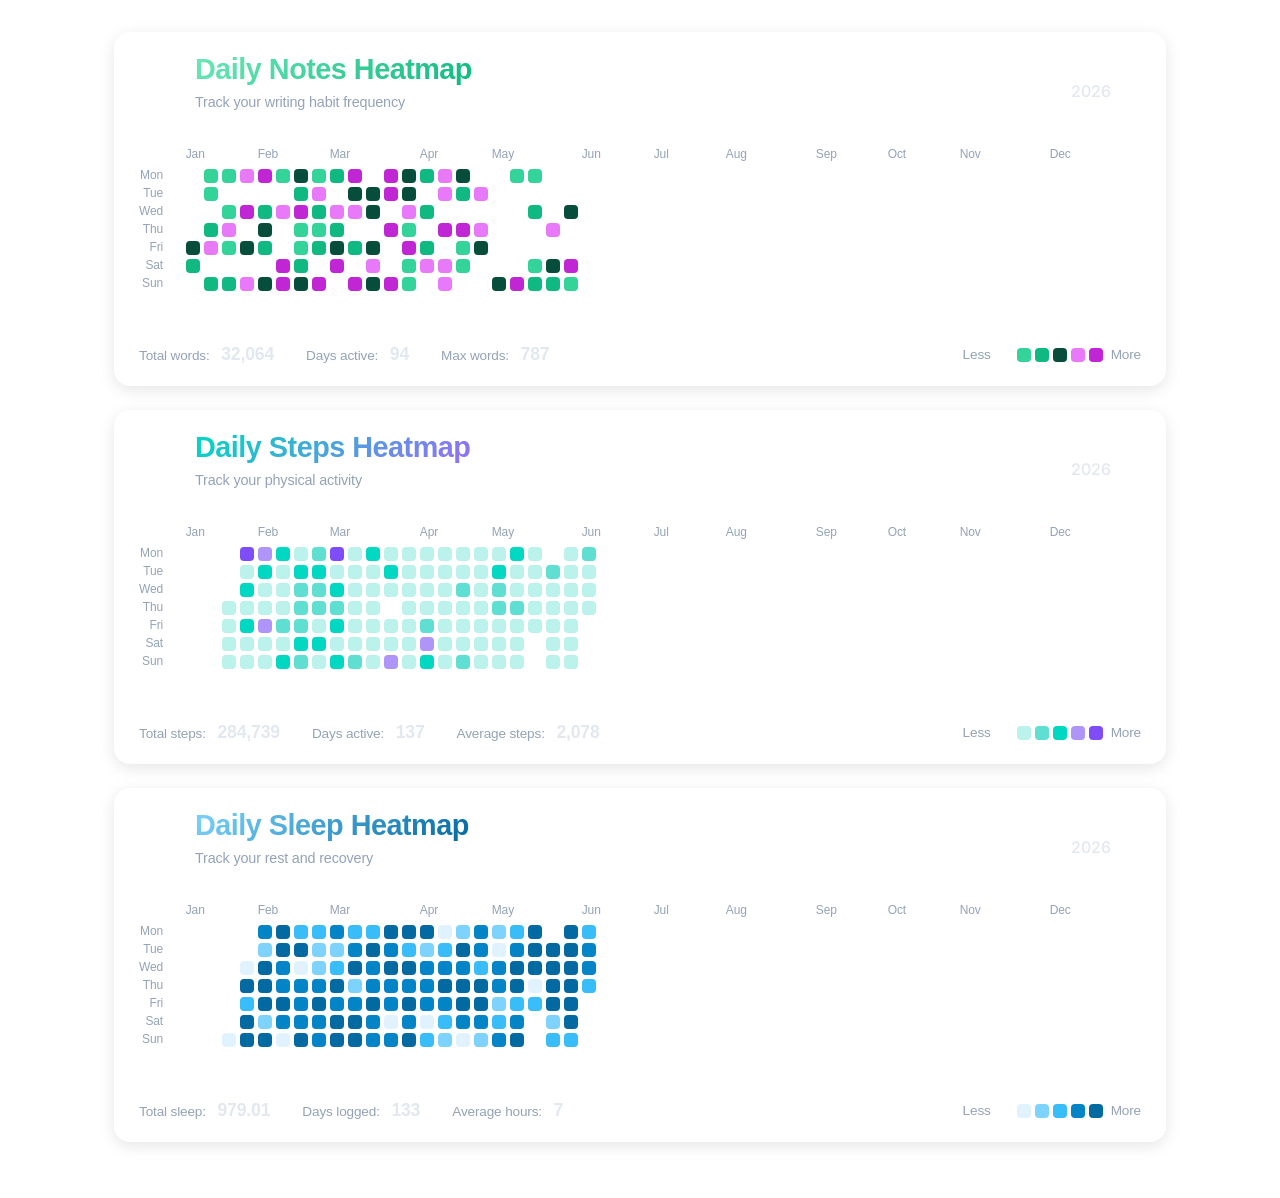
<file: stats/index.html>
<!DOCTYPE html>
<html lang="en">
<head>
    <meta charset="UTF-8">
    <meta name="viewport" content="width=device-width, initial-scale=1.0">
    <title>Obsidian Heatmap Tracker</title>
    <link rel="icon" type="image/svg+xml" href="favicon.svg">
    <link href="https://fonts.googleapis.com/css2?family=Inter:wght@400;500;600;700&display=swap" rel="stylesheet">
    <script src="data.js"></script>
    <script src="steps_data.js"></script>
    <script src="sleep_data.js"></script>
    <style>
        :root {
            --bg-body: transparent;
            --bg-card: rgba(255, 255, 255, 0.03);
            --border-card: rgba(255, 255, 255, 0.05);
            --text-main: #e2e8f0;
            --text-muted: #94a3b8;
            
            /* Heatmap Colors (Green to Purple-Pink) */
            --color-l0: rgba(255, 255, 255, 0.05); /* Empty */
            --color-l1: #34d399; /* Light Green */
            --color-l2: #10b981; /* Emerald Green */
            --color-l3: #064e3b; /* Dark Green */
            --color-l4: #e879f9; /* Light Pink-Purple */
            --color-l5: #c026d3; /* Dark Magenta / Pink-Purple */

            /* Steps Heatmap Colors (Cyan to Purple) */
            --steps-color-l1: #bcf2ec; /* Lightest Cyan */
            --steps-color-l2: #5fdfd1; /* Lighter Cyan */
            --steps-color-l3: #00d8c1; /* Cyan - Under 6000 */
            --steps-color-l4: #b095f9; /* Lighter Purple - Over 6000 */
            --steps-color-l5: #7e4df7; /* Darker Purple - Over 8000 */

            /* ========================================================== */
            /* OPTIONS FOR SLEEP COLORS (Uncomment your favorite!)        */
            /* ========================================================== */

            /* OPTION 1: Warm Sunrise (Golden to Deep Orange) 
            --sleep-color-l1: #fef3c7; 
            --sleep-color-l2: #fde047; 
            --sleep-color-l3: #fbbf24; 
            --sleep-color-l4: #f59e0b; 
            --sleep-color-l5: #d97706; 
            */

            /* OPTION 2: Midnight Ocean (Ice Blue to Deep Sea) [ACTIVE] */
            --sleep-color-l1: #e0f2fe;
            --sleep-color-l2: #7dd3fc;
            --sleep-color-l3: #38bdf8;
            --sleep-color-l4: #0284c7;
            --sleep-color-l5: #0369a1;

            /* OPTION 3: Lunar Silver (Minimalist Monochrome)
            --sleep-color-l1: #f1f5f9;
            --sleep-color-l2: #cbd5e1;
            --sleep-color-l3: #94a3b8;
            --sleep-color-l4: #64748b;
            --sleep-color-l5: #334155;
            */

            --square-size: 14px;
            --square-gap: 4px;
        }

        [data-theme="light"] {
            --bg-card: rgba(255, 255, 255, 0.75);
            --border-card: rgba(0, 0, 0, 0.08);
            --text-main: #111827;
            --text-muted: #6b7280;
            --color-l0: rgba(0, 0, 0, 0.05);
        }

        [data-theme="read"] {
            --bg-card: rgba(255, 255, 255, 0.85);
            --border-card: #ece5d8;
            --text-main: #2d2d2d;
            --text-muted: #8d8d8d;
            --color-l0: rgba(0, 0, 0, 0.05);
        }

        * {
            box-sizing: border-box;
            margin: 0;
            padding: 0;
        }

        body {
            font-family: -apple-system, BlinkMacSystemFont, "SF Pro Text", "SF Pro Display", "Helvetica Neue", Helvetica, Arial, sans-serif;
            background-color: var(--bg-body);
            color: var(--text-main);
            min-height: 100vh;
            display: flex;
            flex-direction: column;
            align-items: center;
            justify-content: center;
            padding: 2rem;
            transition: background-color 0.35s ease, color 0.35s ease;
            -webkit-font-smoothing: antialiased;
            letter-spacing: -0.01em;
        }

        .container {
            max-width: 1052px;
            width: 100%;
            background: var(--bg-card);
            backdrop-filter: blur(40px) saturate(180%);
            -webkit-backdrop-filter: blur(40px) saturate(180%);
            border: 1px solid var(--border-card);
            border-radius: 16px;
            padding: 1.25rem 1.5rem;
            margin-bottom: 1.5rem;
            box-shadow: 0 4px 16px rgba(0, 0, 0, 0.1), 0 0 0 0.5px rgba(255, 255, 255, 0.04) inset;
            animation: fadeIn 0.8s cubic-bezier(0.33, 1, 0.68, 1) forwards;
        }

        @keyframes fadeIn {
            from { opacity: 0; transform: translateY(16px); }
            to { opacity: 1; transform: translateY(0); }
        }

        header {
            display: flex;
            justify-content: space-between;
            align-items: flex-end;
            margin-bottom: 1.25rem;
            border-bottom: 1px solid var(--border-card);
            padding-bottom: 1rem;
            padding-left: 3.5rem; /* Avoid overlap with global parent sidebar toggle */
        }

        h1 {
            font-size: 1.8rem;
            font-weight: 700;
            background: linear-gradient(135deg, #6ee7b7, #10b981);
            -webkit-background-clip: text;
            background-clip: text;
            -webkit-text-fill-color: transparent;
            letter-spacing: -0.5px;
        }

        #steps-h1 {
            background: linear-gradient(135deg, #00d8c1, #956ef8);
            -webkit-background-clip: text;
            background-clip: text;
            -webkit-text-fill-color: transparent;
        }

        #sleep-h1 {
            background: linear-gradient(135deg, var(--sleep-color-l2), var(--sleep-color-l5));
            -webkit-background-clip: text;
            background-clip: text;
            -webkit-text-fill-color: transparent;
        }

        .subtitle {
            font-size: 0.9rem;
            color: var(--text-muted);
            margin-top: 0.5rem;
        }

        .controls select {
            background: var(--bg-card);
            color: var(--text-main);
            border: 1px solid var(--border-card);
            padding: 0.5rem 1rem;
            border-radius: 8px;
            font-family: 'Inter', sans-serif;
            font-weight: 500;
            font-size: 1rem;
            cursor: pointer;
            outline: none;
            transition: all 0.2s;
            appearance: none;
            -webkit-appearance: none;
            text-align: center;
            min-width: 100px;
        }

        .controls select:hover {
            background: var(--border-card);
            border-color: var(--color-l3);
        }

        .controls select:focus {
            box-shadow: 0 0 0 2px rgba(16, 185, 129, 0.3);
        }

        /* Heatmap Grid */
        .heatmap-wrapper {
            position: relative;
            display: flex;
            align-items: flex-start;
            gap: 10px;
            overflow-x: auto;
            padding-bottom: 1rem;
            scrollbar-width: thin;
            scrollbar-color: var(--color-l2) var(--bg-card);
        }
        
        .heatmap-wrapper::-webkit-scrollbar {
            height: 6px;
        }
        .heatmap-wrapper::-webkit-scrollbar-track {
            background: var(--bg-card);
            border-radius: 10px;
        }
        .heatmap-wrapper::-webkit-scrollbar-thumb {
            background: rgba(255, 255, 255, 0.2);
            border-radius: 10px;
        }

        .day-labels {
            display: grid;
            grid-template-rows: repeat(7, var(--square-size));
            gap: var(--square-gap);
            margin-top: calc(var(--square-size) + 8px); /* Align perfectly with heatmap squares */
            color: var(--text-muted);
            font-size: 0.75rem;
            text-align: right;
            padding-right: 0.8rem;
        }
        
        .day-label {
            line-height: var(--square-size);
            transform: translateY(-1px);
        }

        .heatmap-container {
            display: flex;
            flex-direction: column;
        }

        .month-labels {
            display: flex;
            position: relative;
            height: var(--square-size);
            margin-bottom: 8px;
            color: var(--text-muted);
            font-size: 0.75rem;
        }

        .month-label {
            position: absolute;
        }

        .heatmap {
            display: grid;
            grid-template-rows: repeat(7, var(--square-size));
            grid-auto-flow: column;
            gap: var(--square-gap);
        }

        .square {
            width: var(--square-size);
            height: var(--square-size);
            background-color: var(--color-l0);
            border-radius: 4px; /* macOS slightly softer roundness */
            position: relative;
            cursor: pointer;
            transition: transform 0.25s cubic-bezier(0.33, 1, 0.68, 1), box-shadow 0.25s, border 0.25s;
            border: 1px solid rgba(255,255,255,0.02);
            animation: popIn 0.5s cubic-bezier(0.33, 1, 0.68, 1) backwards;
        }

        @keyframes popIn {
            0% { transform: scale(0.5); opacity: 0; }
            100% { transform: scale(1); opacity: 1; }
        }

        .square[data-level="1"] { background-color: var(--color-l1); border-color: rgba(52, 211, 153, 0.5); }
        .square[data-level="2"] { background-color: var(--color-l2); border-color: rgba(16, 185, 129, 0.5); }
        .square[data-level="3"] { background-color: var(--color-l3); border-color: rgba(6, 78, 59, 0.5); }
        .square[data-level="4"] { background-color: var(--color-l4); border-color: rgba(232, 121, 249, 0.5); }
        .square[data-level="5"] { background-color: var(--color-l5); border-color: rgba(192, 38, 211, 0.8); }

        #steps-heatmap .square[data-level="1"], #steps-legend .square[data-level="1"] { background-color: var(--steps-color-l1); border-color: rgba(188, 242, 236, 0.5); }
        #steps-heatmap .square[data-level="2"], #steps-legend .square[data-level="2"] { background-color: var(--steps-color-l2); border-color: rgba(95, 223, 209, 0.5); }
        #steps-heatmap .square[data-level="3"], #steps-legend .square[data-level="3"] { background-color: var(--steps-color-l3); border-color: rgba(0, 216, 193, 0.5); }
        #steps-heatmap .square[data-level="4"], #steps-legend .square[data-level="4"] { background-color: var(--steps-color-l4); border-color: rgba(176, 149, 249, 0.5); }
        #steps-heatmap .square[data-level="5"], #steps-legend .square[data-level="5"] { background-color: var(--steps-color-l5); border-color: rgba(126, 77, 247, 0.8); }

        #sleep-heatmap .square, #sleep-legend .square { border-color: transparent; }
        #sleep-heatmap .square[data-level="1"], #sleep-legend .square[data-level="1"] { background-color: var(--sleep-color-l1); }
        #sleep-heatmap .square[data-level="2"], #sleep-legend .square[data-level="2"] { background-color: var(--sleep-color-l2); }
        #sleep-heatmap .square[data-level="3"], #sleep-legend .square[data-level="3"] { background-color: var(--sleep-color-l3); }
        #sleep-heatmap .square[data-level="4"], #sleep-legend .square[data-level="4"] { background-color: var(--sleep-color-l4); }
        #sleep-heatmap .square[data-level="5"], #sleep-legend .square[data-level="5"] { background-color: var(--sleep-color-l5); }

        .square:hover {
            transform: scale(1.15); /* More subtle, native bounce */
            z-index: 10;
            box-shadow: 0 2px 6px rgba(0, 0, 0, 0.25);
            border-color: rgba(255, 255, 255, 0.4);
        }

        .tooltip {
            position: absolute;
            background: rgba(30, 30, 30, 0.75);
            color: rgba(255, 255, 255, 0.95);
            padding: 8px 12px;
            border-radius: 8px;
            font-size: 0.82rem;
            pointer-events: none;
            opacity: 0;
            transition: opacity 0.2s ease, transform 0.3s cubic-bezier(0.33, 1, 0.68, 1);
            transform: translate(-50%, -4px) scale(0.95);
            box-shadow: 0 12px 30px rgba(0, 0, 0, 0.3), 0 0 0 0.5px rgba(255, 255, 255, 0.1) inset;
            border: 1px solid rgba(255, 255, 255, 0.05);
            z-index: 100;
            white-space: nowrap;
            backdrop-filter: blur(25px) saturate(180%);
            -webkit-backdrop-filter: blur(25px) saturate(180%);
        }

        [data-theme="light"] .tooltip {
            background: rgba(255, 255, 255, 0.75);
            color: rgba(0, 0, 0, 0.9);
            border: 1px solid rgba(0, 0, 0, 0.1);
            box-shadow: 0 12px 30px rgba(0, 0, 0, 0.15), 0 0 0 0.5px rgba(255, 255, 255, 0.5) inset;
        }

        .tooltip.show {
            opacity: 1;
            transform: translate(-50%, -10px) scale(1);
        }

        .tooltip .count {
            font-weight: 700;
        }

        /* Legend & Stats */
        .footer {
            margin-top: 1.25rem;
            display: flex;
            justify-content: space-between;
            align-items: center;
            font-size: 0.85rem;
            color: var(--text-muted);
            border-top: 1px solid var(--border-card);
            padding-top: 1rem;
            flex-wrap: wrap;
            gap: 1rem;
        }

        .stats-group {
            display: flex;
            gap: 2rem;
        }
        
        .stat-item strong {
            color: var(--text-main);
            font-size: 1.1rem;
            margin-left: 0.5rem;
            display: inline-block;
        }

        .legend {
            display: flex;
            align-items: center;
            gap: 0.5rem;
        }

        .legend-squares {
            display: flex;
            gap: 4px;
        }

        .legend .square {
            cursor: default;
            animation: none;
        }
        
        .legend .square:hover {
            transform: scale(1.1);
        }

    </style>
</head>
<body>
    <script>
        // Sync theme with parent
        window.addEventListener("message", (e) => {
            if (e.data && e.data.theme) {
                document.documentElement.setAttribute("data-theme", e.data.theme);
            }
        });
        // Initial setup
        if (window.parent && window.parent !== window) {
            try {
                const pt = window.parent.document.documentElement.getAttribute("data-theme");
                if (pt) document.documentElement.setAttribute("data-theme", pt);
            } catch(e) {}
        }
    </script>

    <div class="container">
        <header>
            <div>
                <h1>Daily Notes Heatmap</h1>
                <div class="subtitle">Track your writing habit frequency</div>
            </div>
            <div class="controls">
                <select id="year-selector"></select>
            </div>
        </header>

        <div class="heatmap-wrapper">
            <div class="day-labels">
                <span class="day-label">Mon</span>
                <span class="day-label">Tue</span>
                <span class="day-label">Wed</span>
                <span class="day-label">Thu</span>
                <span class="day-label">Fri</span>
                <span class="day-label">Sat</span>
                <span class="day-label">Sun</span>
            </div>
            <div class="heatmap-container">
                <div class="month-labels" id="month-labels"></div>
                <div class="heatmap" id="heatmap"></div>
            </div>
        </div>

        <div class="footer">
            <div class="stats-group">
                <div class="stat-item">Total words: <strong id="stat-total">0</strong></div>
                <div class="stat-item">Days active: <strong id="stat-days">0</strong></div>
                <div class="stat-item">Max words: <strong id="stat-max">0</strong></div>
            </div>
            <div class="legend">
                <span>Less</span>
                <div class="legend-squares">
                    <div class="square" data-level="0"></div>
                    <div class="square" data-level="1"></div>
                    <div class="square" data-level="2"></div>
                    <div class="square" data-level="3"></div>
                    <div class="square" data-level="4"></div>
                    <div class="square" data-level="5"></div>
                </div>
                <span>More</span>
            </div>
        </div>
    </div>



    <div class="container">
        <header>
            <div>
                <h1 id="steps-h1">Daily Steps Heatmap</h1>
                <div class="subtitle">Track your physical activity</div>
            </div>
            <div class="controls">
                <select id="steps-year-selector"></select>
            </div>
        </header>

        <div class="heatmap-wrapper">
            <div class="day-labels">
                <span class="day-label">Mon</span>
                <span class="day-label">Tue</span>
                <span class="day-label">Wed</span>
                <span class="day-label">Thu</span>
                <span class="day-label">Fri</span>
                <span class="day-label">Sat</span>
                <span class="day-label">Sun</span>
            </div>
            <div class="heatmap-container">
                <div class="month-labels" id="steps-month-labels"></div>
                <div class="heatmap" id="steps-heatmap"></div>
            </div>
        </div>

        <div class="footer">
            <div class="stats-group">
                <div class="stat-item">Total steps: <strong id="steps-stat-total">0</strong></div>
                <div class="stat-item">Days active: <strong id="steps-stat-days">0</strong></div>
                <div class="stat-item">Average steps: <strong id="steps-stat-max">0</strong></div>
            </div>
            <div class="legend">
                <span>Less</span>
                <div class="legend-squares" id="steps-legend">
                    <div class="square" data-level="0"></div>
                    <div class="square" data-level="1"></div>
                    <div class="square" data-level="2"></div>
                    <div class="square" data-level="3"></div>
                    <div class="square" data-level="4"></div>
                    <div class="square" data-level="5"></div>
                </div>
                <span>More</span>
            </div>
        </div>
    </div>

    <div class="container">
        <header>
            <div>
                <h1 id="sleep-h1">Daily Sleep Heatmap</h1>
                <div class="subtitle">Track your rest and recovery</div>
            </div>
            <div class="controls">
                <select id="sleep-year-selector"></select>
            </div>
        </header>

        <div class="heatmap-wrapper">
            <div class="day-labels">
                <span class="day-label">Mon</span>
                <span class="day-label">Tue</span>
                <span class="day-label">Wed</span>
                <span class="day-label">Thu</span>
                <span class="day-label">Fri</span>
                <span class="day-label">Sat</span>
                <span class="day-label">Sun</span>
            </div>
            <div class="heatmap-container">
                <div class="month-labels" id="sleep-month-labels"></div>
                <div class="heatmap" id="sleep-heatmap"></div>
            </div>
        </div>

        <div class="footer">
            <div class="stats-group">
                <div class="stat-item">Total sleep: <strong id="sleep-stat-total">0</strong></div>
                <div class="stat-item">Days logged: <strong id="sleep-stat-days">0</strong></div>
                <div class="stat-item">Average hours: <strong id="sleep-stat-max">0</strong></div>
            </div>
            <div class="legend">
                <span>Less</span>
                <div class="legend-squares" id="sleep-legend">
                    <div class="square" data-level="0"></div>
                    <div class="square" data-level="1"></div>
                    <div class="square" data-level="2"></div>
                    <div class="square" data-level="3"></div>
                    <div class="square" data-level="4"></div>
                    <div class="square" data-level="5"></div>
                </div>
                <span>More</span>
            </div>
        </div>
    </div>

    <div class="tooltip" id="tooltip"></div>

    <script>
        const tooltip = document.getElementById('tooltip');

        function initHeatmap(data, selectorId, heatmapId, monthLabelsId, statTotalId, statDaysId, statMaxId, countLabel, themePrefix = '--color-l', statMode = 'max', customThresholds = null) {
            const rawDates = Object.keys(data).sort();
            const years = [...new Set(rawDates.map(date => date.split('-')[0]))];
            
            const selector = document.getElementById(selectorId);
            const heatmapEl = document.getElementById(heatmapId);
            const monthLabelsEl = document.getElementById(monthLabelsId);
            const statTotal = document.getElementById(statTotalId);
            const statDays = document.getElementById(statDaysId);
            const statMax = document.getElementById(statMaxId);

            if (years.length === 0) {
                years.push(new Date().getFullYear().toString());
            }

            years.reverse().forEach(y => {
                const opt = document.createElement('option');
                opt.value = y;
                opt.textContent = y;
                selector.appendChild(opt);
            });

            selector.addEventListener('change', (e) => {
                render(e.target.value);
            });

            function render(year) {
                heatmapEl.innerHTML = '';
                monthLabelsEl.innerHTML = '';
                
                const yearData = {};
                let maxCount = 0;
                let totalCount = 0;
                let daysActive = 0;
                
                for (const [date, info] of Object.entries(data)) {
                    if (date.startsWith(year)) {
                        let count = typeof info === 'number' ? info : (info.count || 0);
                        let title = typeof info === 'number' ? '' : (info.title || '');
                        let path = typeof info === 'number' ? '' : (info.path || '');
                        
                        yearData[date] = { count, title, path };
                        totalCount += count;
                        daysActive++;
                        if (count > maxCount) maxCount = count;
                    }
                }

                let avgCount = daysActive > 0 ? Math.round(totalCount / daysActive) : 0;
                statTotal.textContent = totalCount.toLocaleString();
                statDays.textContent = daysActive;
                statMax.textContent = (statMode === 'avg' ? avgCount : maxCount).toLocaleString();

                const counts = Object.values(yearData).map(d => d.count).filter(c => c > 0).sort((a,b) => a-b);
                let q1=0, q2=0, q3=0, q4=0;
                if (counts.length > 0) {
                    q1 = counts[Math.floor(counts.length * 0.20)] || 1;
                    q2 = counts[Math.floor(counts.length * 0.40)] || 1;
                    q3 = counts[Math.floor(counts.length * 0.60)] || 1;
                    q4 = counts[Math.floor(counts.length * 0.80)] || 1;
                }

                function getLevel(c) {
                    if (c === 0) return 0;
                    if (customThresholds) {
                        for (let i = customThresholds.length - 1; i >= 0; i--) {
                            if (c >= customThresholds[i]) return i + 2;
                        }
                        return 1;
                    }
                    if (c <= q1) return 1;
                    if (c <= q2) return 2;
                    if (c <= q3) return 3;
                    if (c <= q4) return 4;
                    return 5;
                }

                const startDate = new Date(`${year}-01-01T00:00:00`);
                const endDate = new Date(`${year}-12-31T00:00:00`);
                
                let startDay = startDate.getDay() - 1;
                if (startDay === -1) startDay = 6;
                
                for (let i = 0; i < startDay; i++) {
                    const emptySquare = document.createElement('div');
                    emptySquare.className = 'square';
                    emptySquare.style.visibility = 'hidden';
                    heatmapEl.appendChild(emptySquare);
                }

                let currentDate = new Date(startDate);
                let colIndex = 0;
                let currentMonth = -1;
                const months = ["Jan", "Feb", "Mar", "Apr", "May", "Jun", "Jul", "Aug", "Sep", "Oct", "Nov", "Dec"];
                let delay = 0;

                while (currentDate <= endDate) {
                    if (currentDate.getMonth() !== currentMonth) {
                        currentMonth = currentDate.getMonth();
                        const monthLabel = document.createElement('span');
                        monthLabel.className = 'month-label';
                        monthLabel.textContent = months[currentMonth];
                        monthLabel.style.left = `calc(${colIndex} * (var(--square-size) + var(--square-gap)))`;
                        monthLabelsEl.appendChild(monthLabel);
                    }

                    const dateStr = `${currentDate.getFullYear()}-${String(currentDate.getMonth() + 1).padStart(2, '0')}-${String(currentDate.getDate()).padStart(2, '0')}`;
                    const dateData = yearData[dateStr] || { count: 0, title: '', path: '' };
                    const count = dateData.count;
                    const noteTitle = dateData.title || dateStr;
                    const notePath = dateData.path || '';
                    const level = getLevel(count);

                    const square = document.createElement('div');
                    square.className = 'square';
                    square.setAttribute('data-level', level);
                    square.style.animationDelay = `${delay}s`;
                    
                    if (count > 0 && notePath !== '') {
                        square.addEventListener('click', () => {
                            window.location.href = `note.html?file=${encodeURIComponent(notePath)}`;
                        });
                    }
                    
                    square.addEventListener('mouseenter', () => {
                        const rect = square.getBoundingClientRect();
                        const levelColors = {
                            0: "var(--text-main)",
                            1: `var(${themePrefix}1)`,
                            2: `var(${themePrefix}2)`,
                            3: `var(${themePrefix}3)`,
                            4: `var(${themePrefix}4)`,
                            5: `var(${themePrefix}5)`
                        };
                        const countColor = levelColors[level];

                        const text = count === 0 
                            ? `No records on ${dateStr}`
                            : (notePath !== '' ? `<div style="margin-bottom: 4px; border-bottom: 1px solid rgba(255,255,255,0.1); padding-bottom: 4px; white-space: normal; max-width: 250px;"><strong>${noteTitle}</strong></div>` : '') + `<span class="count" style="color: ${countColor};">${count.toLocaleString()}</span> ${countLabel}`;
                        
                        tooltip.innerHTML = text;
                        tooltip.classList.add('show');
                        
                        const topPos = rect.top + window.scrollY;
                        const leftPos = rect.left + window.scrollX + (rect.width / 2);
                        
                        tooltip.style.left = `${leftPos}px`;
                        tooltip.style.top = `${topPos}px`;
                    });

                    square.addEventListener('mouseleave', () => {
                        tooltip.classList.remove('show');
                    });

                    heatmapEl.appendChild(square);
                    currentDate.setDate(currentDate.getDate() + 1);
                    if (currentDate.getDay() === 1) colIndex++;
                    delay += 0.001;
                }
            }
            if (years.length > 0) render(years[0]);
        }
        
        const noteData = typeof heatmapData !== 'undefined' ? heatmapData : {};
        const stepData = typeof stepsData !== 'undefined' ? stepsData : {};
        const slpData = typeof sleepData !== 'undefined' ? sleepData : {};

        initHeatmap(noteData, 'year-selector', 'heatmap', 'month-labels', 'stat-total', 'stat-days', 'stat-max', 'words', '--color-l', 'max');
        initHeatmap(stepData, 'steps-year-selector', 'steps-heatmap', 'steps-month-labels', 'steps-stat-total', 'steps-stat-days', 'steps-stat-max', 'steps', '--steps-color-l', 'avg', [2000, 4000, 6000, 8000]);
        initHeatmap(slpData, 'sleep-year-selector', 'sleep-heatmap', 'sleep-month-labels', 'sleep-stat-total', 'sleep-stat-days', 'sleep-stat-max', 'hours', '--sleep-color-l', 'avg', [5, 6, 7, 8]);
</script>
</body>
</html>
</file>
